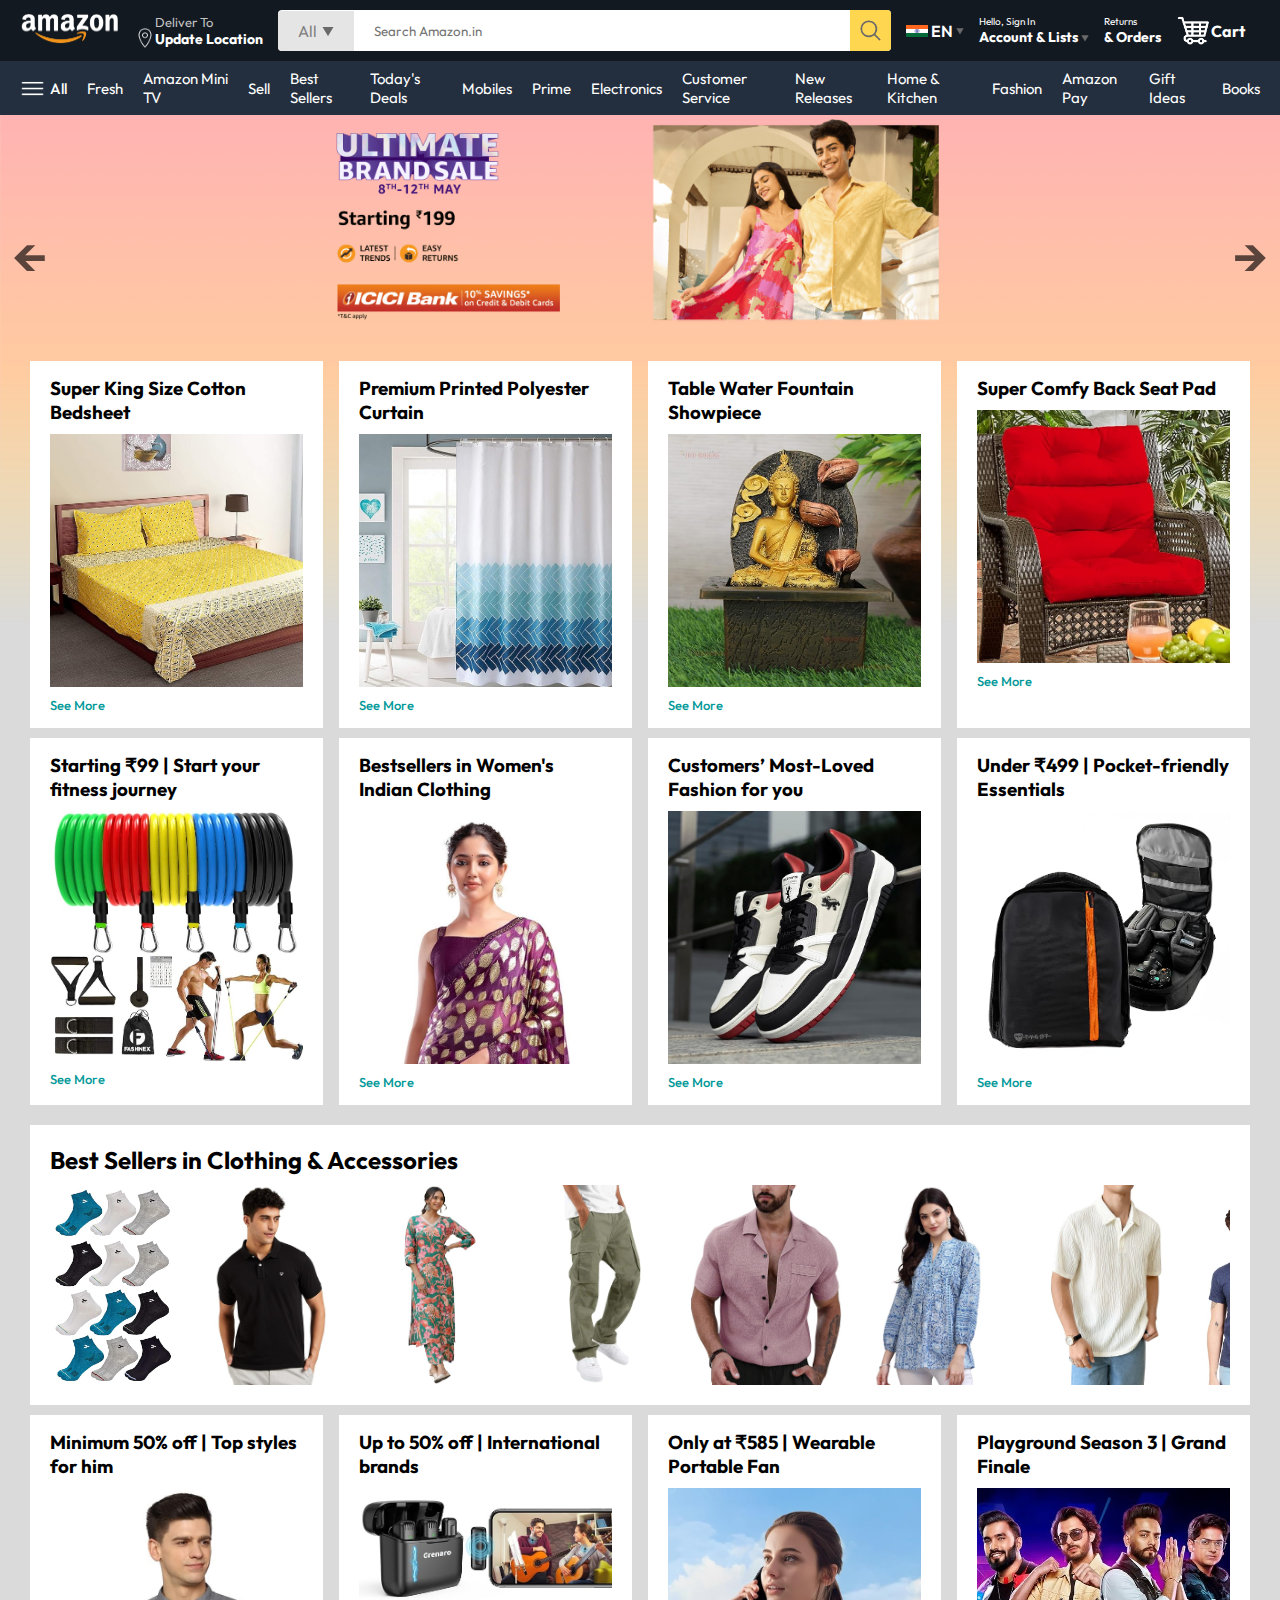
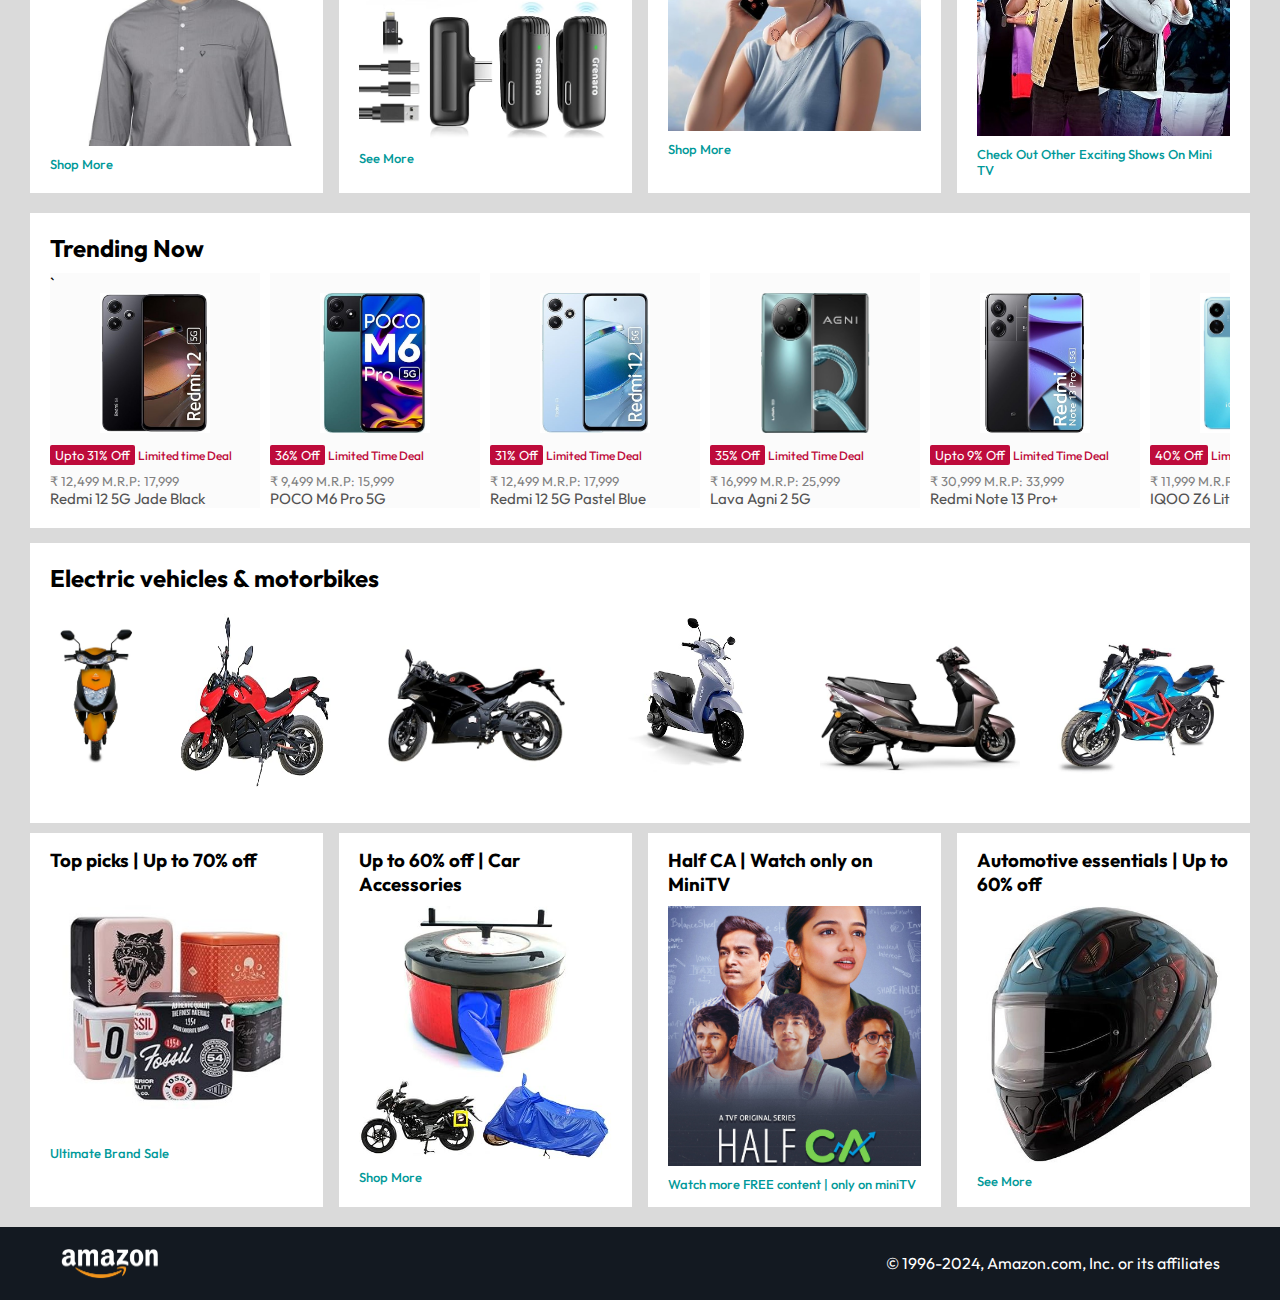
<file: index.html>
<!DOCTYPE html>
<html lang="en">
<head>
    <meta charset="UTF-8">
    <meta name="viewport" content="width=device-width, initial-scale=1.0">
    <title>Amazon Clone</title>
    <link rel="stylesheet" href="style.css">
</head>
<body>
    <nav>
        <a href="https://soumyajitdas142.github.io/Amazon-Clone/">
            <img src="./assets/amazon_logo.png" width="100" alt="">
        </a>
        <div class="nav-country">
            <img src="./assets/location_icon.png" height="20" alt="">
            <div>
                <p>Deliver To</p>
                <h1>Update Location</h1>
            </div>
        </div>
        <div class="nav-search">
            <div class="nav-search-category">
                <p>All</p>
                <img src="./assets/dropdown_icon.png" height="12" alt="">
            </div>
            <input type="text" class="nav-search-input" placeholder="Search Amazon.in">
            <img src="./assets/search_icon.png" class="nav-search-icon" alt="">
        </div>
        <div class="nav-language">
            <img src="./assets/india.png" width="22px" height="12" alt="">
            <p>EN</p>
            <img src="./assets/dropdown_icon.png" width="8px" alt="">
        </div>
        <div class="nav-text">
            <p><a href="./login.html">Hello, Sign In</a></p>
            <h1>Account & Lists <img src="./assets/dropdown_icon.png" width="8px" alt=""></h1>
        </div>
        <div class="nav-text">
            <p>Returns</p>
            <h1>& Orders</h1>
        </div>
        <a href="./login.html" class="mobile-user-icon" style="display: none;">
            <img src="./assets/user.png" alt="">
        </a>
        <a href="./cart.html" class="nav-cart">
            <img src="./assets/cart_icon.png" width="35px" alt="">
            <h4>Cart</h4>
        </a>
    </nav>

    <div class="nav-bottom">
        <div>
            <img src="./assets/menu_icon.png" width="25px" alt="">
            <p>All</p>
        </div>
        <p>Fresh</p>
        <p>Amazon Mini TV</p>
        <p>Sell</p>
        <p>Best Sellers</p>
        <p>Today's Deals</p>
        <p>Mobiles</p>
        <p>Prime</p>
        <p>Electronics</p>
        <p>Customer Service</p>
        <p>New Releases</p>
        <p>Home & Kitchen</p>
        <p>Fashion</p>
        <p>Amazon Pay</p>
        <p>Gift Ideas</p>
        <p>Books</p>
    </div>

    <div class="header-slider">
        <a href="" class="control-prev">&#8592</a>
        <a href="" class="control-next">&#8594</a>
        <ul>
            <img src="./assets/header.png" class="header-image" alt="">
            <img src="./assets/header2.png" class="header-image" alt="">
            <img src="./assets/header3.jpg" class="header-image" alt="">
            <img src="./assets/header4.jpg" class="header-image" alt="">
            <img src="./assets/header5.jpg" class="header-image" alt="">
            <img src="./assets/header2.jpg" class="header-image" alt="">
        </ul>
    </div>

    <div class="box-row header-box">
        <div class="box-col">
            <h3>Super King Size Cotton Bedsheet</h3>
            <img src="./assets/box1-1.jpg" alt="">
            <a href="/">See More</a>
        </div>
        <div class="box-col">
            <h3>Premium Printed Polyester Curtain</h3>
            <img src="./assets/box1-2.jpg" alt="">
            <a href="/">See More</a>
        </div>
        <div class="box-col">
            <h3>Table Water Fountain Showpiece</h3>
            <img src="./assets/box1-3.jpg" alt="">
            <a href="/">See More</a>
        </div>
        <div class="box-col">
            <h3>Super Comfy Back Seat Pad</h3>
            <img src="./assets/box1-4.jpg" alt="">
            <a href="/">See More</a>
        </div>
    </div>

    <div class="box-row">
        <div class="box-col">
            <h3>Starting ₹99 | Start your fitness journey</h3>
            <img src="./assets/box2-1.jpg" alt="">
            <a href="/">See More</a>
        </div>
        <div class="box-col">
            <h3>Bestsellers in Women's Indian Clothing</h3>
            <img src="./assets/box2-2.jpg" alt="">
            <a href="/">See More</a>
        </div>
        <div class="box-col">
            <h3>Customers’ Most-Loved Fashion for you</h3>
            <img src="./assets/box2-3.jpg" alt="">
            <a href="/">See More</a>
        </div>
        <div class="box-col">
            <h3>Under ₹499 | Pocket-friendly Essentials</h3>
            <img src="./assets/box2-4.jpg" alt="">
            <a href="/">See More</a>
        </div>
    </div>

    <div class="product-slider">
        <h2>Best Sellers in Clothing & Accessories</h2>
        <div class="products">
            <img src="./assets/product1-1.jpg" alt="">
            <img src="./assets/product1-2.jpg" alt="">
            <img src="./assets/product1-3.jpg" alt="">
            <img src="./assets/product1-4.jpg" alt="">
            <img src="./assets/product1-5.jpg" alt="">
            <img src="./assets/product1-6.jpg" alt="">
            <img src="./assets/product1-7.jpg" alt="">
            <img src="./assets/product1-8.jpg" alt="">
            <img src="./assets/product1-9.jpg" alt="">
            <img src="./assets/product1-10.jpg" alt="">
        </div>
    </div>

    <div class="box-row">
        <div class="box-col">
            <h3>Minimum 50% off | Top styles for him</h3>
            <img src="./assets/pro1.jpg" alt="">
            <a href="/">Shop More</a>
        </div>
        <div class="box-col">
            <h3>Up to 50% off | International brands</h3>
            <img src="./assets/pro2.jpg" alt="">
            <a href="/">See More</a>
        </div>
        <div class="box-col">
            <h3>Only at ₹585 | Wearable Portable Fan</h3>
            <img src="./assets/pro3.jpg" alt="">
            <a href="/">Shop More</a>
        </div>
        <div class="box-col">
            <h3>Playground Season 3 | Grand Finale </h3>
            <img src="./assets/pro4.jpg" alt="">
            <a href="/">Check Out Other Exciting Shows On Mini TV</a>
        </div>
    </div>

    <div class="product-slider-with-price">
        <h2>Trending Now</h2>
        <div class="products">
            <div class="product-card">
                    <div class="product-img">`
                        <a href="./product.html">
                            <img src="./assets/product_img.jpg" alt="">
                            </a>
                    </div>
                    <div class="product-offer">
                        <p>Upto 31% Off</p> <span>Limited time Deal</span>
                    </div>
                        <p class="product-price">&#8377 <span>12,499</span> M.R.P: 17,999</p>
                        <h4>Redmi 12 5G Jade Black</h4>
            </div>
            <div class="product-card">
                <div class="product-img">
                    <img src="./assets/product2-1.jpg" alt="">
                </div>
                <div class="product-offer">
                    <p>36% Off</p> <span>Limited Time Deal</span>
                </div>
                    <p class="product-price">&#8377 <span>9,499</span> M.R.P: 15,999</p>
                    <h4>POCO M6 Pro 5G</h4>
            </div>
            <div class="product-card">
                <div class="product-img">
                    <img src="./assets/product2-2.jpg" alt="">
                </div>
                <div class="product-offer">
                    <p>31% Off</p> <span>Limited Time Deal</span>
                </div>
                    <p class="product-price">&#8377 <span>12,499</span> M.R.P: 17,999</p>
                    <h4>Redmi 12 5G Pastel Blue</h4>
            </div>
            <div class="product-card">
                <div class="product-img">
                    <img src="./assets/product2-3.jpg" alt="">
                </div>
                <div class="product-offer">
                    <p>35% Off</p> <span>Limited Time Deal</span>
                </div>
                    <p class="product-price">&#8377 <span>16,999</span> M.R.P: 25,999</p>
                    <h4>Lava Agni 2 5G</h4>
            </div>
            <div class="product-card">
                <div class="product-img">
                    <img src="./assets/product2-4.jpg" alt="">
                </div>
                <div class="product-offer">
                    <p>Upto 9% Off</p> <span>Limited Time Deal</span>
                </div>
                    <p class="product-price">&#8377 <span>30,999</span> M.R.P: 33,999</p>
                    <h4>Redmi Note 13 Pro+</h4>
            </div>
            <div class="product-card">
                <div class="product-img">
                    <img src="./assets/product2-5.jpg" alt="">
                </div>
                <div class="product-offer">
                    <p>40% Off</p> <span>Limited Time Deal</span>
                </div>
                    <p class="product-price">&#8377 <span>11,999</span> M.R.P: 19,999</p>
                    <h4>IQOO Z6 Lite 5G</h4>
            </div>
            <div class="product-card">
                <div class="product-img">
                    <img src="./assets/product2-6.jpg" alt="">
                </div>
                <div class="product-offer">
                    <p>Upto 14% Off</p> <span>Limited Time Deal</span>
                </div>
                    <p class="product-price">&#8377 <span>24,999</span> M.R.P: 28,999</p>
                    <h4>Redmi Note 13 Pro</h4>
            </div>
            <div class="product-card">
                <div class="product-img">
                    <img src="./assets/product2-7.jpg" alt="">
                </div>
                <div class="product-offer">
                    <p>25% Off</p> <span>Limited Time Deal</span>
                </div>
                    <p class="product-price">&#8377 <span>22,499</span> M.R.P: 29,999</p>
                    <h4>Realme 12 Pro 5G </h4>
            </div>
            <div class="product-card">
                <div class="product-img">
                    <img src="./assets/product2-8.jpg" alt="">
                </div>
                <div class="product-offer">
                    <p>41% Off</p> <span>Limited Time Deal</span>
                </div>
                    <p class="product-price">&#8377 <span>9,999</span> M.R.P: 16,999</p>
                    <h4>OPPO A38 Glowing Gold</h4>
            </div>
            <div class="product-card">
                <div class="product-img">
                    <img src="./assets/product2-9.jpg" alt="">
                </div>
                <div class="product-offer">
                    <p>13% Off</p> <span>Limited Time Deal</span>
                </div>
                    <p class="product-price">&#8377 <span>19,999</span> M.R.P: 22,999</p>
                    <h4>TECNO POVA 6 PRO 5G</h4>
            </div>
        </div>
    </div>

    <div class="product-slider">
        <h2>Electric vehicles & motorbikes</h2>
        <div class="products">
            <img src="./assets/slide1.jpg" alt="">
            <img src="./assets/slide2.jpg" alt="">
            <img src="./assets/slide3.jpg" alt="">
            <img src="./assets/slide4.jpg" alt="">
            <img src="./assets/slide5.jpg" alt="">
            <img src="./assets/slide6.jpg" alt="">
            <img src="./assets/slide7.jpg" alt="">
            <img src="./assets/slide8.jpg" alt="">
            <img src="./assets/slide9.jpg" alt="">
            <img src="./assets/slide10.jpg" alt="">
        </div>
    </div>

    <div class="box-row">
        <div class="box-col">
            <h3>Top picks | Up to 70% off</h3>
            <img src="./assets/last1.jpg" alt="">
            <a href="/">Ultimate Brand Sale</a>
        </div>
        <div class="box-col">
            <h3>Up to 60% off | Car Accessories</h3>
            <img src="./assets/last2.jpg" alt="">
            <a href="/">Shop More</a>
        </div>
        <div class="box-col">
            <h3>Half CA | Watch only on MiniTV</h3>
            <img src="./assets/last3.jpg" alt="">
            <a href="/">Watch more FREE content | only on miniTV</a>
        </div>
        <div class="box-col">
            <h3>Automotive essentials | Up to 60% off</h3>
            <img src="./assets/last4.jpg" alt="">
            <a href="/">See More</a>
        </div>
    </div>

    <footer>
        <img src="./assets/amazon_logo.png" width="100" alt="">
        <p>© 1996-2024, Amazon.com, Inc. or its affiliates</p>
    </footer>

    <script src="script.js"></script>
</body>
</html>
</file>
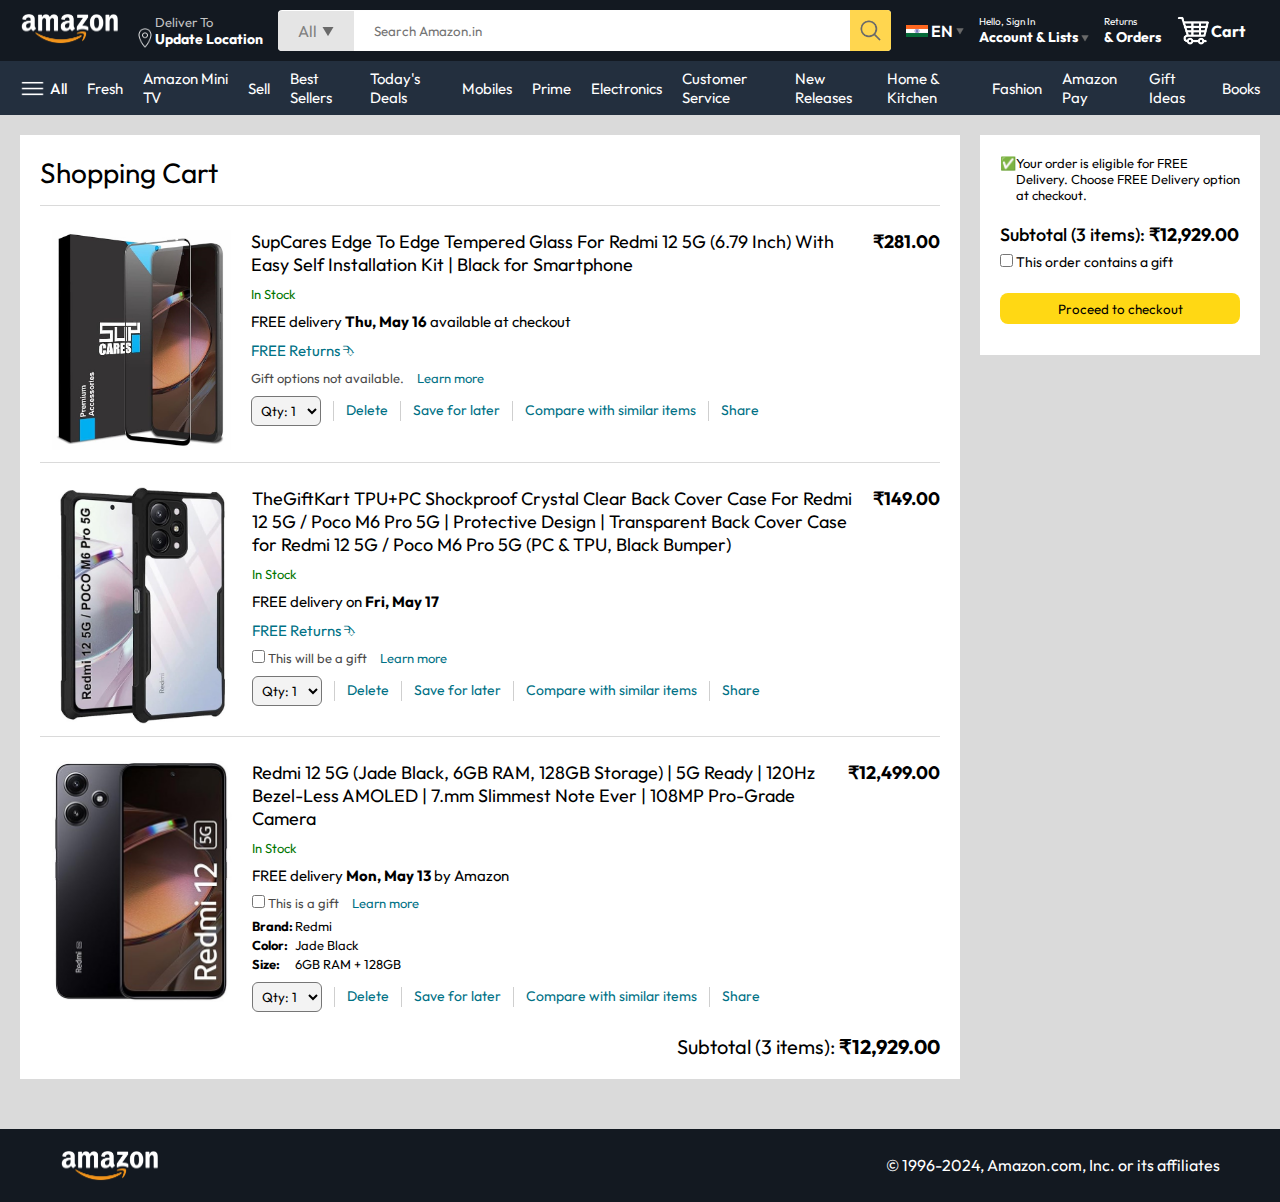
<file: cart.html>
<!DOCTYPE html>
<html lang="en">
<head>
    <meta charset="UTF-8">
    <meta name="viewport" content="width=device-width, initial-scale=1.0">
    <title>Cart Page</title>
    <link rel="stylesheet" href="style.css">
    <link rel="stylesheet" href="cart.css">
</head>
<body>
    <nav>
        <a href="https://soumyajitdas142.github.io/Shadowfox_Amazon-Clone/">
            <img src="./assets/amazon_logo.png" width="100" alt="">
        </a>
        <div class="nav-country">
            <img src="./assets/location_icon.png" height="20" alt="">
            <div>
                <p>Deliver To</p>
                <h1>Update Location</h1>
            </div>
        </div>
        <div class="nav-search">
            <div class="nav-search-category">
                <p>All</p>
                <img src="./assets/dropdown_icon.png" height="12" alt="">
            </div>
            <input type="text" class="nav-search-input" placeholder="Search Amazon.in">
            <img src="./assets/search_icon.png" class="nav-search-icon" alt="">
        </div>
        <div class="nav-language">
            <img src="./assets/india.png" width="22px" height="12" alt="">
            <p>EN</p>
            <img src="./assets/dropdown_icon.png" width="8px" alt="">
        </div>
        <div class="nav-text">
            <p><a href="./login.html">Hello, Sign In</a></p>
            <h1>Account & Lists <img src="./assets/dropdown_icon.png" width="8px" alt=""></h1>
        </div>
        <div class="nav-text">
            <p>Returns</p>
            <h1>& Orders</h1>
        </div>
        <a href="./login.html" class="mobile-user-icon" style="display: none;">
            <img src="./assets/user.png" alt="">
        </a>
        <a href="" class="nav-cart">
            <img src="./assets/cart_icon.png" width="35px" alt="">
            <h4>Cart</h4>
        </a>
    </nav>

    <div class="nav-bottom">
        <div>
            <img src="./assets/menu_icon.png" width="25px" alt="">
            <p>All</p>
        </div>
        <p>Fresh</p>
        <p>Amazon Mini TV</p>
        <p>Sell</p>
        <p>Best Sellers</p>
        <p>Today's Deals</p>
        <p>Mobiles</p>
        <p>Prime</p>
        <p>Electronics</p>
        <p>Customer Service</p>
        <p>New Releases</p>
        <p>Home & Kitchen</p>
        <p>Fashion</p>
        <p>Amazon Pay</p>
        <p>Gift Ideas</p>
        <p>Books</p>
    </div>

    <div class="cart">
        <div class="cart-left">
            <h1>Shopping Cart</h1>
            <hr>
            <div class="product-cart-list">
                <img src="./assets/redmi9.jpg" class="redmi" alt="">
                <div>
                    <div class="product-cart-titleprice">
                        <p>SupCares Edge To Edge Tempered Glass For Redmi 12 5G (6.79 Inch) With Easy Self Installation Kit | Black for Smartphone</p>
                        <p><b>₹281.00</b></p>
                    </div>
                    <p class="product-cart-stock">In Stock</p>
                    <p class="product-cart-delivery">FREE delivery <b>Thu, May 16</b> available at checkout</p>
                    <p class="product-cart-returns">FREE Returns &#11191</p>
                    <p class="product-cart-giftoption">Gift options not available. <span>Learn more</span></p>
                    <div class="product-cart-list-action">
                        <select>
                            <option value="Qty: 1">Qty: 1</option>
                            <option value="Qty: 2">Qty: 2</option>
                            <option value="Qty: 3">Qty: 3</option>
                            <option value="Qty: 4">Qty: 4</option>
                            <option value="Qty: 5">Qty: 5</option>
                        </select>
                        <hr>
                        <p class="action-btn">Delete</p>
                        <hr>
                        <p class="action-btn">Save for later</p>
                        <hr>
                        <p class="action-btn">Compare with similar items</p>
                        <hr>
                        <p class="action-btn">Share</p>
                    </div>
                </div>
            </div>
            <hr>
            <div class="product-cart-list">
                <img src="./assets/redmi10.jpg" width="180px" alt="">
                <div>
                    <div class="product-cart-titleprice">
                        <p>TheGiftKart TPU+PC Shockproof Crystal Clear Back Cover Case For Redmi 12 5G / Poco M6 Pro 5G | Protective Design | Transparent Back Cover Case for Redmi 12 5G / Poco M6 Pro 5G (PC & TPU, Black Bumper)</p>
                        <p><b>₹149.00</b></p>
                    </div>
                    <p class="product-cart-stock">In Stock</p>
                    <p class="product-cart-delivery">FREE delivery on <b>Fri, May 17</b>
                    </p>
                    <p class="product-cart-returns">FREE Returns &#11191</p>
                    <p class="product-cart-giftoption"><input type="checkbox"> This will be a gift <span>Learn more</span>
                    </p>
                    <div class="product-cart-list-action">
                        <select>
                            <option value="Qty: 1">Qty: 1</option>
                            <option value="Qty: 2">Qty: 2</option>
                            <option value="Qty: 3">Qty: 3</option>
                            <option value="Qty: 4">Qty: 4</option>
                            <option value="Qty: 5">Qty: 5</option>
                        </select>
                        <hr>
                        <p class="action-btn">Delete</p>
                        <hr>
                        <p class="action-btn">Save for later</p>
                        <hr>
                        <p class="action-btn">Compare with similar items</p>
                        <hr>
                        <p class="action-btn">Share</p>
                    </div>
                </div>
            </div>
            <hr>
            <div class="product-cart-list">
                <img src="./assets/product_img.jpg" width="180px" alt="">
                <div>
                    <div class="product-cart-titleprice">
                        <p>Redmi 12 5G (Jade Black, 6GB RAM, 128GB Storage) | 5G Ready | 120Hz Bezel-Less AMOLED | 7.mm Slimmest Note Ever | 108MP Pro-Grade Camera</p>
                        <p><b>₹12,499.00</b></p>
                    </div>
                    <p class="product-cart-stock">In Stock</p>
                    <p class="product-cart-delivery">FREE delivery <b>Mon, May 13</b> by Amazon
                    </p>
                    <p class="product-cart-giftoption"><input type="checkbox"> This is a gift <span>Learn more</span>
                    </p>
                    <div class="product-cart-specs">
                        <p><b>Brand:</b></p>
                        <p>Redmi</p>                        
                        <p><b>Color:</b></p>
                        <p>Jade Black</p>
                        <p><b>Size:</b></p>
                        <p>6GB RAM + 128GB</p>
                    </div>
                    <div class="product-cart-list-action">
                        <select>
                            <option value="Qty: 1">Qty: 1</option>
                            <option value="Qty: 2">Qty: 2</option>
                            <option value="Qty: 3">Qty: 3</option>
                            <option value="Qty: 4">Qty: 4</option>
                            <option value="Qty: 5">Qty: 5</option>
                        </select>
                        <hr>
                        <p class="action-btn">Delete</p>
                        <hr>
                        <p class="action-btn">Save for later</p>
                        <hr>
                        <p class="action-btn">Compare with similar items</p>
                        <hr>
                        <p class="action-btn">Share</p>
                    </div>
                </div>
            </div>
            <div class="cart-list-subtotal">
                Subtotal (3 items): <b>₹12,929.00</b>
            </div>
        </div>
        <div class="cart-right">
            <div class="cart-free-delivery">
                <p>&#x2705</p>
                <p>Your order is eligible for FREE Delivery. Choose FREE Delivery option at checkout.</p>
            </div>
            <p class="cart-subtotal">Subtotal (3 items): <b>₹12,929.00</b></p>
            <p class="cart-right-gift"><input type="checkbox"> This order contains a gift</p>
            <button>Proceed to checkout</button>
        </div>
    </div>

    <footer class="footer-cart">
        <img src="./assets/amazon_logo.png" width="100" alt="">
        <p>© 1996-2024, Amazon.com, Inc. or its affiliates</p>
    </footer>

</body>
</html>
</file>
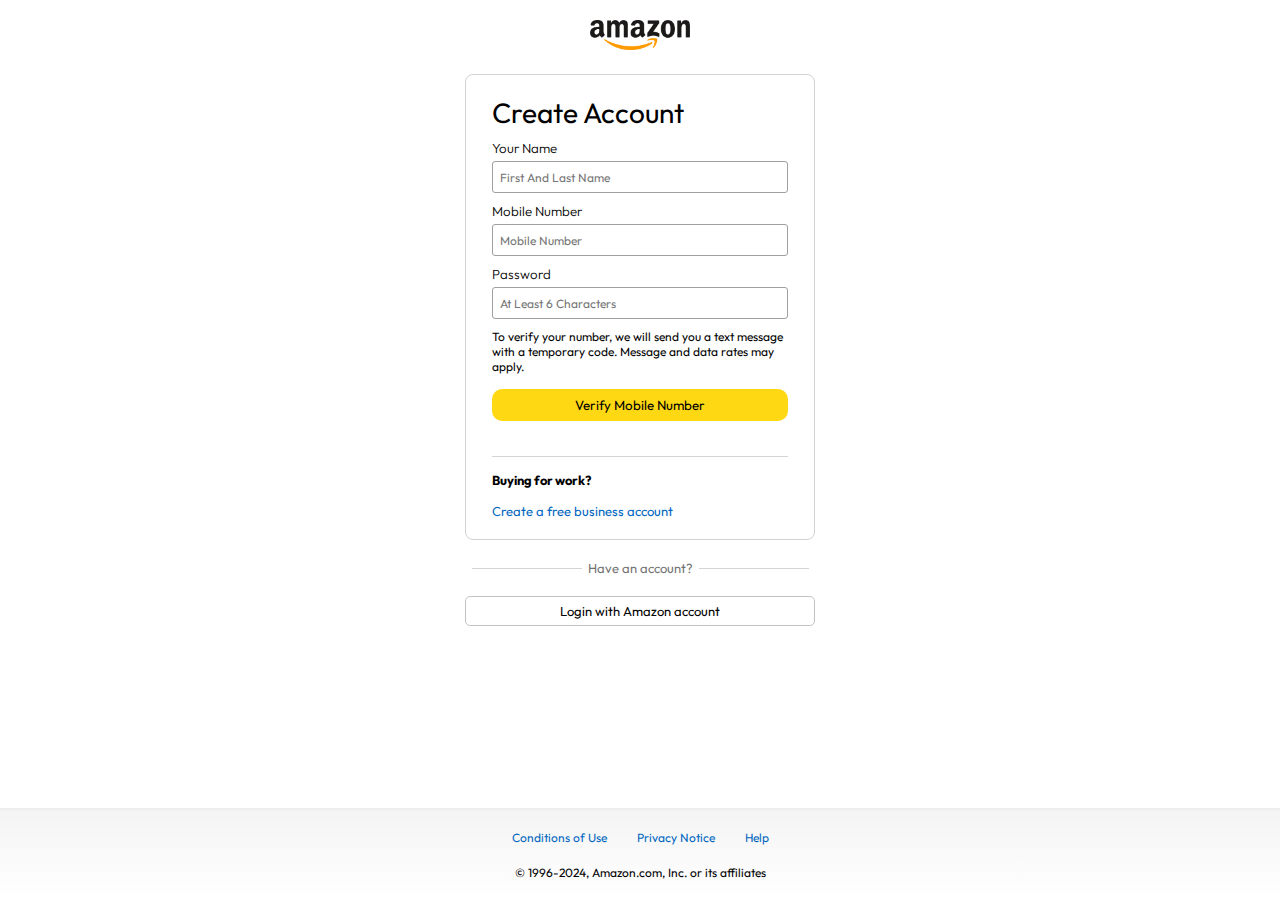
<file: create.html>
<!DOCTYPE html>
<html lang="en">
<head>
    <meta charset="UTF-8">
    <meta name="viewport" content="width=device-width, initial-scale=1.0">
    <title>Create Account</title>
    <link rel="stylesheet" href="login.css">
</head>
<body>
    <a href="https://soumyajitdas142.github.io/Shadowfox_Amazon-Clone/"><img class="logo" src="./assets/amazon_logo_dark.png" width="100px" alt=""></a>
    <div class="login-container">
        <h1 class="login-title">Create Account</h1>
        <h5 class="input-table">Your Name</h5>
        <input type="text" placeholder="First And Last Name">
        <h5 class="input-table">Mobile Number</h5>
        <input type="text" placeholder="Mobile Number">
        <h5 class="input-table">Password</h5>
        <input type="password" placeholder="At Least 6 Characters">
        <p class="login-condition">To verify your number, we will send you a text message with a temporary code. Message and data rates may apply.</p>
        <button>Verify Mobile Number</button>
        <p class="login-help"></p>
        <hr>
        <h4>Buying for work?</h4>
        <p class="login-business"><span>Create a free business account</span></p>
    </div>
    <div class="login-section-text">
        <hr><p>Have an account?</p><hr>
    </div>
    <a href="./login.html"><button class="login-signup-btn">Login with Amazon account</button></a>
    <footer>
        <div class="footer-links">
            <a href="#"> Conditions of Use </a>
            <a href="#"> Privacy Notice </a>
            <a href="#"> Help </a>
        </div>
        <p class="footer-copyright">
            © 1996-2024, Amazon.com, Inc. or its affiliates
        </p>
    </footer>
</body>
</html>
</file>
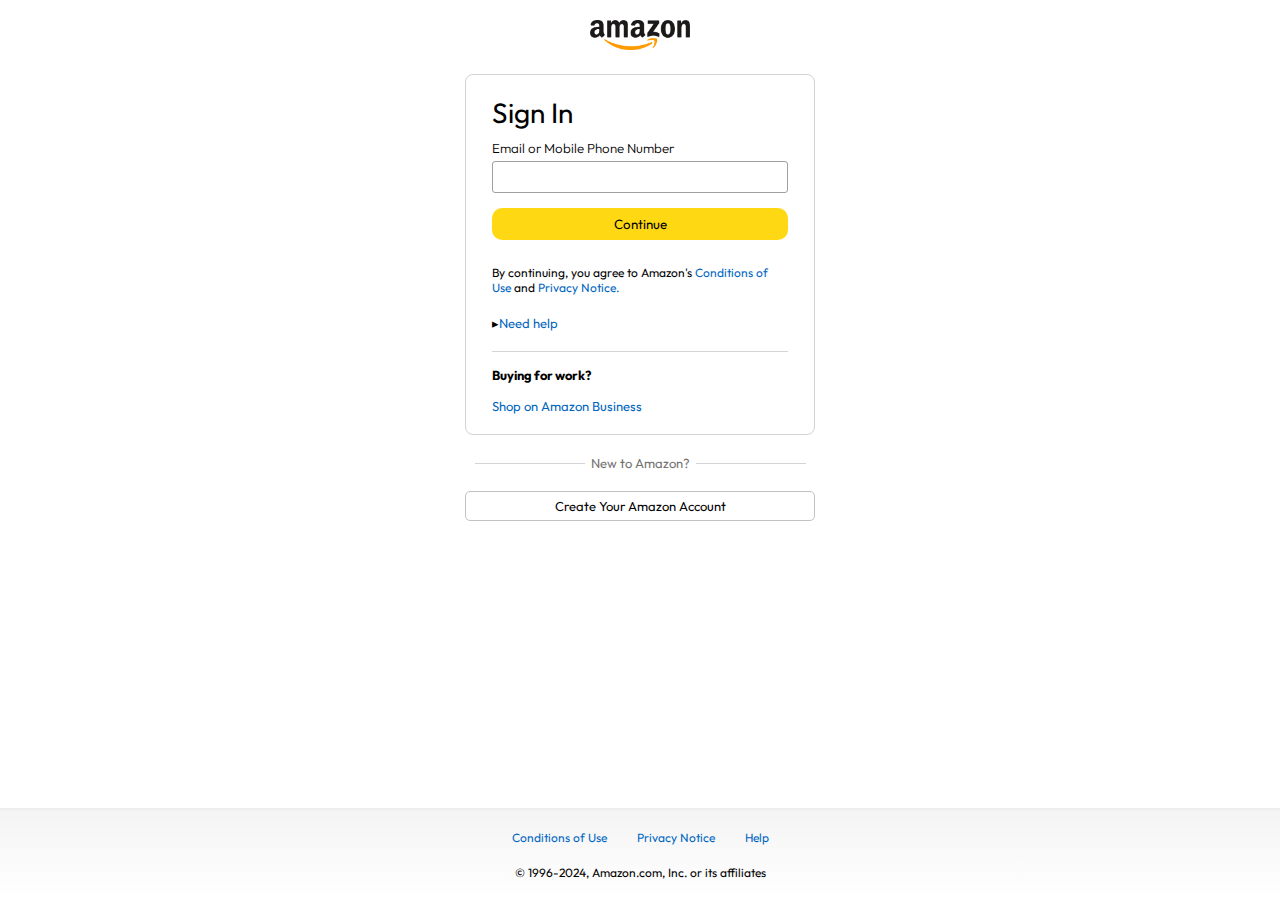
<file: login.html>
<!DOCTYPE html>
<html lang="en">
<head>
    <meta charset="UTF-8">
    <meta name="viewport" content="width=device-width, initial-scale=1.0">
    <title>Login Page</title>
    <link rel="stylesheet" href="login.css">
</head>
<body>
    <a href="/"><img class="logo" src="./assets/amazon_logo_dark.png" alt="" width="100px"></a>
    <div class="login-container">
        <h1 class="login-title">Sign In</h1>
        <h5 class="input-table">Email or Mobile Phone Number</h5>
        <input type="text">
        <button>Continue</button>
        <p class="login-condition">By continuing, you agree to Amazon's <span>Conditions of Use</span> and <span>Privacy Notice.</span></p>
        <p class="login-help">&#9656<span>Need help</span></p>
        <hr>
        <h4>Buying for work?</h4>
        <p class="login-business"><span>Shop on Amazon Business</span></p>
    </div>
    <div class="login-section-text">
        <hr><p>New to Amazon?</p><hr>
    </div>
    <a href="/create.html"><button class="login-signup-btn">Create Your Amazon Account</button></a>
    <footer>
        <div class="footer-links">
            <a href="#"> Conditions of Use </a>
            <a href="#"> Privacy Notice </a>
            <a href="#"> Help </a>
        </div>
        <p class="footer-copyright">
            © 1996-2024, Amazon.com, Inc. or its affiliates
        </p>
    </footer>
</body>
</html>
</file>
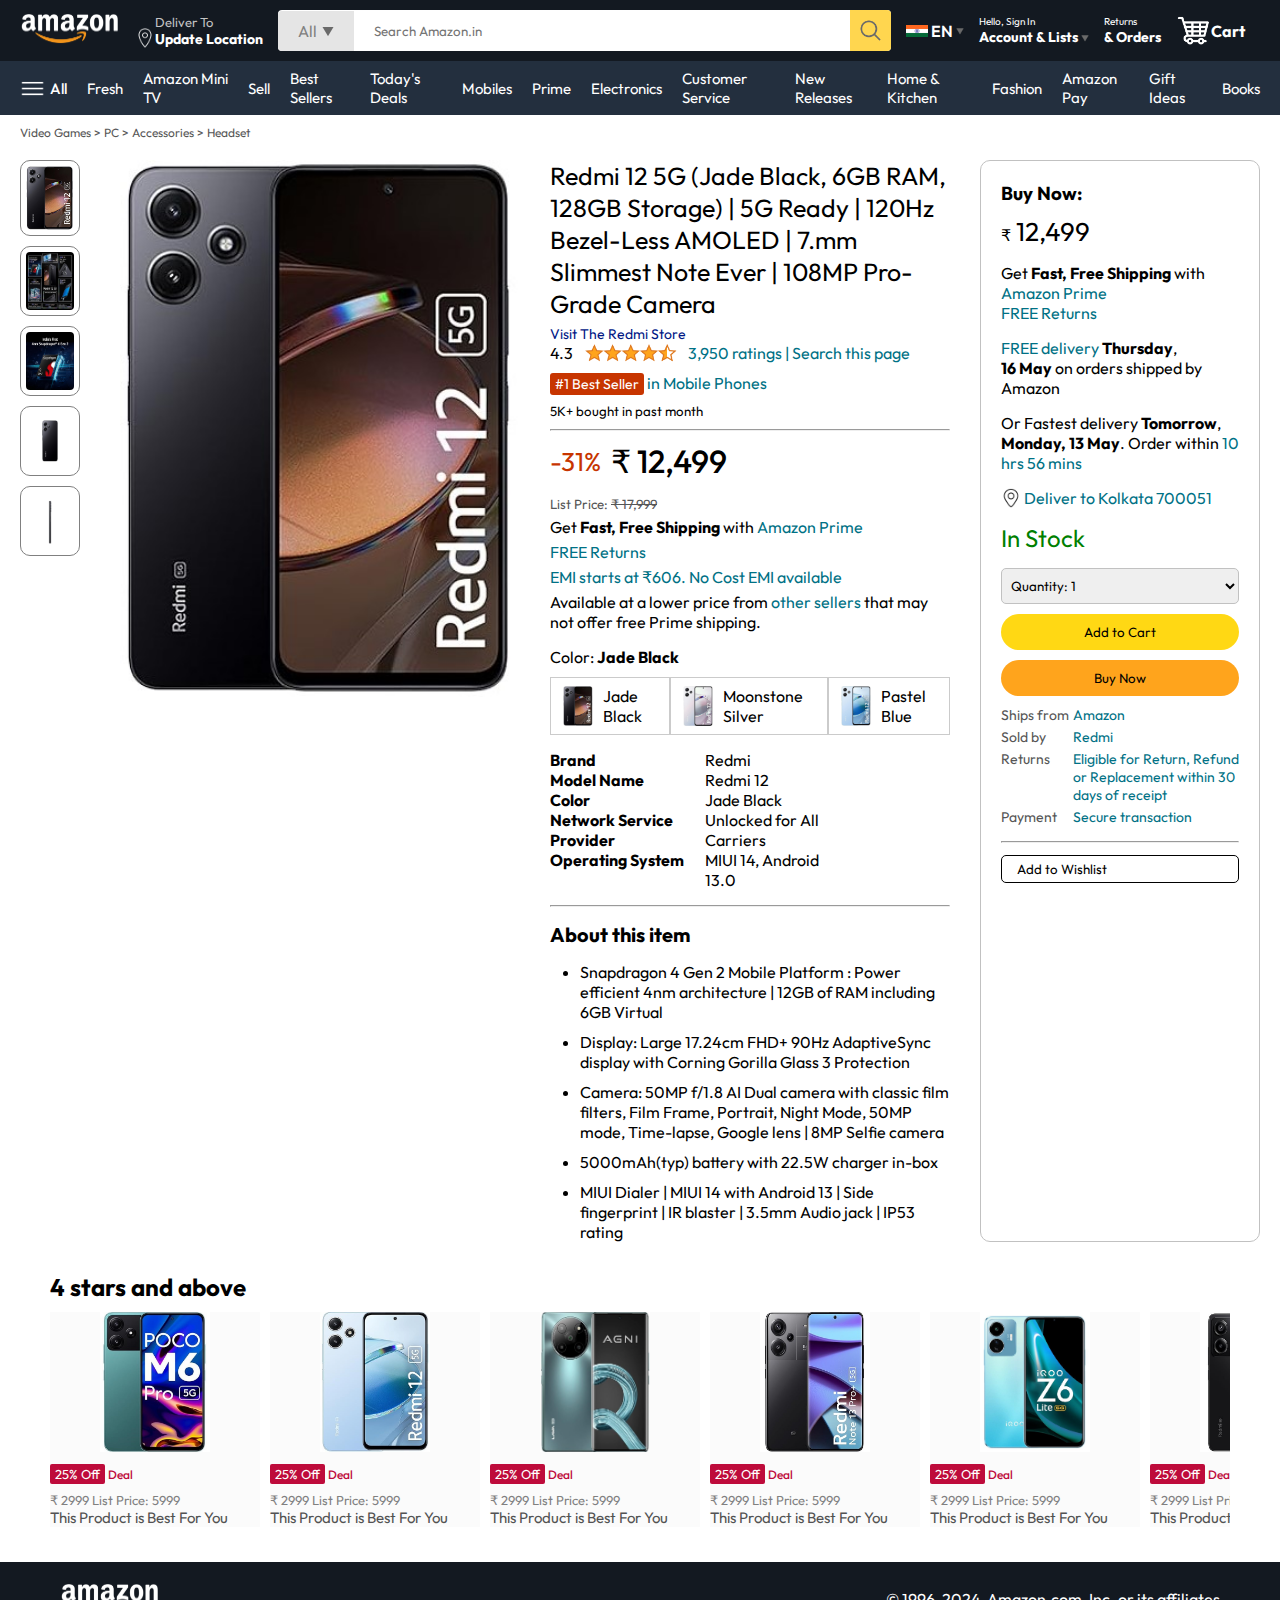
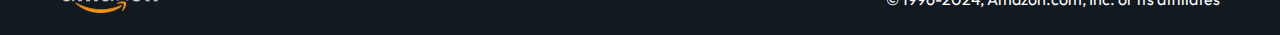
<file: product.html>
<!DOCTYPE html>
<html lang="en">
<head>
    <meta charset="UTF-8">
    <meta name="viewport" content="width=device-width, initial-scale=1.0">
    <title>Product Page</title>
    <link rel="stylesheet" href="style.css">
    <link rel="stylesheet" href="product.css">
</head>
<body>
    <nav>
        <a href="./index.html">
            <img src="./assets/amazon_logo.png" width="100" alt="">
        </a>
        <div class="nav-country">
            <img src="./assets/location_icon.png" height="20" alt="">
            <div>
                <p>Deliver To</p>
                <h1>Update Location</h1>
            </div>
        </div>
        <div class="nav-search">
            <div class="nav-search-category">
                <p>All</p>
                <img src="./assets/dropdown_icon.png" height="12" alt="">
            </div>
            <input type="text" class="nav-search-input" placeholder="Search Amazon.in">
            <img src="./assets/search_icon.png" class="nav-search-icon" alt="">
        </div>
        <div class="nav-language">
            <img src="./assets/india.png" width="22px" height="12" alt="">
            <p>EN</p>
            <img src="./assets/dropdown_icon.png" width="8px" alt="">
        </div>
        <div class="nav-text">
            <p><a href="./login.html">Hello, Sign In</a></p>
            <h1>Account & Lists <img src="./assets/dropdown_icon.png" width="8px" alt=""></h1>
        </div>
        <div class="nav-text">
            <p>Returns</p>
            <h1>& Orders</h1>
        </div>
        <a href="./login.html" class="mobile-user-icon" style="display: none;">
            <img src="./assets/user.png" alt="">
        </a>
        <a href="./cart.html" class="nav-cart">
            <img src="./assets/cart_icon.png" width="35px" alt="">
            <h4>Cart</h4>
        </a>
    </nav>

    <div class="nav-bottom">
        <div>
            <img src="./assets/menu_icon.png" width="25px" alt="">
            <p>All</p>
        </div>
        <p>Fresh</p>
        <p>Amazon Mini TV</p>
        <p>Sell</p>
        <p>Best Sellers</p>
        <p>Today's Deals</p>
        <p>Mobiles</p>
        <p>Prime</p>
        <p>Electronics</p>
        <p>Customer Service</p>
        <p>New Releases</p>
        <p>Home & Kitchen</p>
        <p>Fashion</p>
        <p>Amazon Pay</p>
        <p>Gift Ideas</p>
        <p>Books</p>
    </div>

    <p class="breadcrum">
        Video Games > PC > Accessories > Headset
    </p>

    <div class="product-display">
        <div class="product-d-image">
            <div class="product-icons">
                <img src="./assets/product_img.jpg" width="60" alt="">
                <img src="./assets/redmi2.jpg" width="60" height="70" alt="">
                <img src="./assets/redmi3.jpg" width="60" height="70" alt="">
                <img src="./assets/redmi4.jpg" width="60" height="70" alt="">
                <img src="./assets/redmi5.jpg" width="60" height="70" alt="">
            </div>
            <div class="product-main-image">
                <img src="./assets/product_img.jpg" width="400" alt="">
            </div>
        </div>
        <div class="product-d-details">
            <p class="product-title">
                Redmi 12 5G (Jade Black, 6GB RAM, 128GB Storage) | 5G Ready | 120Hz Bezel-Less AMOLED | 7.mm Slimmest Note Ever | 108MP Pro-Grade Camera
            </p>
            <p class="product-store">
                Visit The Redmi Store
            </p>
            <div class="product-rating">
                <div>
                    <div>4.3 <img src="./assets/rating_img.png" height="20px" alt=""></div>
                    <p>3,950 ratings | Search this page</p>
                </div>
                <p><span>#1 Best Seller</span> in Mobile Phones</p>
                <h5>5K+ bought in past month</h5>
                <hr>
            </div>
            <div class="product-prices">
                <div>
                    <p>-31%</p>
                    <h1>&#8377 12,499</h1>
                </div>
                <h5>List Price: <span>&#8377 17,999</span></h5>
                <p>Get <b>Fast, Free Shipping</b> with <span>Amazon Prime</span></p>
                <p><span>FREE Returns</span></p>
                <p><span>EMI starts at ₹606. No Cost EMI available</span></p>
                <p>Available at a lower price from <span>other sellers</span> that may not offer free Prime shipping.
                </p>
            </div>
            <div class="product-color-selection">
                <p>Color: <b>Jade Black</b></p>
                <div class="product-color-options">
                    <div class="option">
                        <img src="./assets/product_img.jpg" width="30px" alt="">
                        <p>Jade Black</p>
                    </div>
                    <div class="option">
                        <img src="./assets/redmi6.jpg" width="30px" alt="">
                        <p>Moonstone Silver</p>
                    </div>
                    <div class="option">
                        <img src="./assets/redmi7.jpg" width="30px" alt="">
                        <p>Pastel Blue</p>
                    </div>
                </div>
            </div>
            <div class="product-info">
                <p><b>Brand</b></p>
                <p>Redmi</p>
                <p><b>Model Name</b></p>
                <p>Redmi 12</p>
                <p><b>Color</b></p>
                <p>Jade Black</p>
                <p><b>Network Service Provider</b></p>
                <p>Unlocked for All Carriers</p>
                <p><b>Operating System</b></p>
                <p>MIUI 14, Android 13.0</p>
            </div>
            <hr>
            <div class="product-description">
                <h1>About this item</h1>
                <ul>
                    <li>Snapdragon 4 Gen 2 Mobile Platform : Power efficient 4nm architecture | 12GB of RAM including 6GB Virtual</li>
                    <li>Display: Large 17.24cm FHD+ 90Hz AdaptiveSync display with Corning Gorilla Glass 3 Protection</li>
                    <li>Camera: 50MP f/1.8 AI Dual camera with classic film filters, Film Frame, Portrait, Night Mode, 50MP mode, Time-lapse, Google lens | 8MP Selfie camera</li>
                    <li>5000mAh(typ) battery with 22.5W charger in-box</li>
                    <li>MIUI Dialer | MIUI 14 with Android 13 | Side fingerprint | IR blaster | 3.5mm Audio jack | IP53 rating</li>
                </ul>
            </div>
        </div>
        <div class="product-d-purchase">
            <div class="title">
                <h3>Buy Now:</h3>
            </div>
            <h1 class="price">&#8377 <span>12,499</span></h1>
            <div class="gap">
                <p>Get <b>Fast, Free Shipping</b> with <span>Amazon Prime</span></p>
                <p><span>FREE Returns</span></p>
            </div>
            <div class="gap">
                <p><span>FREE delivery</span> <b>Thursday</b>,</p>
                <p><b>16 May</b> on orders shipped by Amazon</p>
            </div>
            <div class="gap">
                <p>Or Fastest delivery <b>Tomorrow</b>, <b>Monday, 13 May</b>. Order within <span>10 hrs 56 mins</span></p>
            </div>
            <div class="pincode-section">
                <img src="/assets/location_icon_dark.png" width="20" alt="">
                <p><span>Deliver to Kolkata 700051</span></p>
            </div>
            <h2 class="product-stock">In Stock</h2>
            <select class="product-quantity">
                <option value="1">Quantity: 1</option>
                <option value="2">Quantity: 2</option>
                <option value="3">Quantity: 3</option>
            </select>
            <button class="btn">
                Add to Cart
            </button>
            <button class="btn product-buy">
                Buy Now
            </button>
            <div class="product-seller-info">
                <p>Ships from</p>
                <p class="product-info-value">Amazon</p>
                <p>Sold by</p>
                <p class="product-info-value">Redmi</p>
                <p>Returns</p>
                <p class="product-info-value">Eligible for Return, Refund or Replacement within 30 days of receipt</p>
                <p>Payment</p>
                <p class="product-info-value">Secure transaction</p>
            </div>
            <hr>
            <button class="product-addtolist">Add to Wishlist</button>
        </div>
    </div>

    <div class="product-slider-with-price">
        <h2>4 stars and above</h2>
        <div class="products">
            <div class="product-card">
                <div class="product-img">
                    <img src="./assets/product2-1.jpg" alt="">
                </div>
                <div class="product-offer">
                    <p>25% Off</p> <span>Deal</span>
                </div>
                    <p class="product-price">&#8377 <span>2999</span> List Price: 5999</p>
                    <h4>This Product is Best For You</h4>
            </div>
            <div class="product-card">
                <div class="product-img">
                    <img src="./assets/product2-2.jpg" alt="">
                </div>
                <div class="product-offer">
                    <p>25% Off</p> <span>Deal</span>
                </div>
                    <p class="product-price">&#8377 <span>2999</span> List Price: 5999</p>
                    <h4>This Product is Best For You</h4>
            </div>
            <div class="product-card">
                <div class="product-img">
                    <img src="./assets/product2-3.jpg" alt="">
                </div>
                <div class="product-offer">
                    <p>25% Off</p> <span>Deal</span>
                </div>
                    <p class="product-price">&#8377 <span>2999</span> List Price: 5999</p>
                    <h4>This Product is Best For You</h4>
            </div>
            <div class="product-card">
                <div class="product-img">
                    <img src="./assets/product2-4.jpg" alt="">
                </div>
                <div class="product-offer">
                    <p>25% Off</p> <span>Deal</span>
                </div>
                    <p class="product-price">&#8377 <span>2999</span> List Price: 5999</p>
                    <h4>This Product is Best For You</h4>
            </div>
            <div class="product-card">
                <div class="product-img">
                    <img src="./assets/product2-5.jpg" alt="">
                </div>
                <div class="product-offer">
                    <p>25% Off</p> <span>Deal</span>
                </div>
                    <p class="product-price">&#8377 <span>2999</span> List Price: 5999</p>
                    <h4>This Product is Best For You</h4>
            </div>
            <div class="product-card">
                <div class="product-img">
                    <img src="./assets/product2-6.jpg" alt="">
                </div>
                <div class="product-offer">
                    <p>25% Off</p> <span>Deal</span>
                </div>
                    <p class="product-price">&#8377 <span>2999</span> List Price: 5999</p>
                    <h4>This Product is Best For You</h4>
            </div>
            <div class="product-card">
                <div class="product-img">
                    <img src="./assets/product2-7.jpg" alt="">
                </div>
                <div class="product-offer">
                    <p>25% Off</p> <span>Deal</span>
                </div>
                    <p class="product-price">&#8377 <span>2999</span> List Price: 5999</p>
                    <h4>This Product is Best For You</h4>
            </div>
            <div class="product-card">
                <div class="product-img">
                    <img src="./assets/product2-8.jpg" alt="">
                </div>
                <div class="product-offer">
                    <p>25% Off</p> <span>Deal</span>
                </div>
                    <p class="product-price">&#8377 <span>2999</span> List Price: 5999</p>
                    <h4>This Product is Best For You</h4>
            </div>
            <div class="product-card">
                <div class="product-img">
                    <img src="./assets/product2-9.jpg" alt="">
                </div>
                <div class="product-offer">
                    <p>25% Off</p> <span>Deal</span>
                </div>
                    <p class="product-price">&#8377 <span>2999</span> List Price: 5999</p>
                    <h4>This Product is Best For You</h4>
            </div>
        </div>
    </div>
    <footer class="product-footer">
        <img src="./assets/amazon_logo.png" width="100" alt="">
        <p>© 1996-2024, Amazon.com, Inc. or its affiliates</p>
    </footer>

    <script>
    const scrollContainer = document.querySelectorAll(".products");
    for (const item of scrollContainer) {
        item.addEventListener("wheel", (evt) => {
        evt.preventDefault();
        item.scrollLeft += evt.deltaY;
    });
    }
    </script>

</body>
</html>
</file>
<file: style.css>
@import url('https://fonts.googleapis.com/css2?family=Outfit&display=swap');
*{
    padding: 0;
    margin: 0;
    box-sizing: border-box;
    font-family: Outfit;
}

body{
    background: #dadada
}

a{
    text-decoration: none;
    color: inherit;
}

nav{
    display: flex;
    align-items: center;
    justify-content: space-between;
    background: #131921;
    padding: 10px 20px;
    color: #fff;
}

.nav-country{
    display: flex;
    align-items: end;
    margin-left: 15px;
    font-size: 13px;
    color: #c4c4c4;
}

.nav-country h1{
    color: #fff;
    font-size: 14px;
}

.nav-search{
    flex: 1;
    display: flex;
    align-items: center;
    background: #fff;
    color: gray;
    max-width: 800px;
    border-radius: 4px;
    margin-left: 15px;
}

.nav-search-category{
    display: flex;
    align-items: center;
    padding: 10px 20px;
    gap: 5px;
    background: #e5e5e5;
    border-radius: 4px 0 0 4px;
}

.nav-search-input{
    border: none;
    outline: none;
    padding-left: 20px;
    width: 100%;
}

.nav-search-icon{
    max-width: 41px;
    padding: 8px;
    background: #ffd64f;
    border-radius: 0 4px 4px 0;
}

.nav-language{
    display: flex;
    align-items: center;
    gap: 3px;
    font-weight: 600;
    margin-left: 15px;
}

.nav-text{
    margin-left: 15px;
}

.nav-text p{
    font-size: 10px;
}

.nav-text h1{
    font-size: 14px;
}

.nav-cart{
    display: flex;
    align-items: center;
    margin: 0px 15px;
}

.nav-bottom{
    display: flex;
    align-items: center;
    gap: 20px;
    padding: 8px 20px;
    background: #232f3e;
    color: #fff;
    font-size: 15px;
}

.nav-bottom div{
    display: flex;
    align-items: center;
    gap: 5px;
    font-weight: 500;
}

.header-slider ul{
    display: flex;
    overflow-y: hidden;
}

.header-image{
    max-width: 100%;
    mask-image: linear-gradient(to bottom, #000000 50%, transparent 100%);
}

.header-slider a{
    position: absolute;
    top: 20%;
    z-index: 1;
    padding: 5vh 1vw;
    color: #000000a6;
    text-decoration: none;
    font-weight: 600;
    font-size: 50px;
    cursor: pointer;
}

.control-next{
    right: 0;
}

.box-row{
    display: flex;
    flex-wrap: wrap;
    row-gap: 20px;
    justify-content: space-between;
    margin: 20px 30px;
}

.box-col{
    display: flex;
    flex-direction: column;
    gap: 10px;
    margin-top: -10px;
    padding: 15px 20px;
    background: #fff;
    max-width: 24%;
    min-width: 200px;
    z-index: 1;
}

.box-col a{
    font-size: 13px;
    color: #009999;
    font-weight: 500;
}

.header-box{
    margin-top: -20vw;
}

.product-slider{
    background: #fff;
    margin: 0 30px;
    padding: 20px;
    margin-bottom: 15px;
}

.product-slider .products{
    display: flex;
    overflow-x: auto;
    gap: 20px;
    margin-top: 10px;
}

.product-slider .products img{
    max-width: 200px;
    max-height: 200px;
}

.product-slider .products::-webkit-scrollbar{
    display: none;
}

.product-slider-with-price{
    background: #fff;
    margin: 0 30px;
    padding: 20px;
    margin-bottom: 15px;
}

.product-slider-with-price .products{
    display: flex;
    overflow-x: auto;
    gap: 10px;
    margin-top: 10px;
}

.product-slider-with-price .products::-webkit-scrollbar{
    display: none;
}

.product-card{
    display: flex;
    flex-direction: column;
    justify-content: end;
    min-width: 210px;
    min-height: 210px;
    background: #fbfbfb;
}

.product-card img{
    width: 110px;
    height: 140px;
    margin: 0 50px;
}

.product-offer p{
    background: #be0b3b;
    color: #fff;
    display: inline-block;
    padding: 2px 5px;
    border-radius: 2px;
    margin: 8px 0;
    font-size: 13px;
}

.product-offer span{
    color: #be0b3b;
    font-weight: 500;
    font-size: 12px;
}

.product-price{
    color: gray;
    font-size: 13px;
}

.product-card h4{
    color: #525252;
    font-weight: 400;
    font-size: 15px;
}

footer{
    display: flex;
    justify-content: space-between;
    align-items: center;
    color: #fff;
    background: #131921;
    padding: 20px 60px;
}

@media only screen and (max-width: 900px){
    nav{
        flex-wrap: wrap;
    }
    .nav-search{
        order: 7;
        margin: 15px 0 5px;
        min-width: 300px;
    }
    .nav-bottom{
        flex-wrap: wrap;
        order: 7;
        margin-bottom: 5px;
        min-width: 300px;
    }
    
    .header-slider{
        flex-wrap: wrap;
        order: 7;
        margin: -5px 0 5px;
    }
    .control-prev,.control-next {
        display: none;
    }
    .box-col{
        max-width: 48%;
    }
}

@media only screen and (max-width: 600px){
    .nav-country{
        display: none;
    }
    .nav-language{
        display: none;
    }
    .nav-text{
        display: none;
    }
    .mobile-user-icon{
        display: flex !important;
        flex: 1;
        justify-content: flex-end;
    }
    .mobile-user-icon img{
        width: 25px;
    }
    .mobile-user-icon img{
        width: 25px;
    }
    .nav-cart h4{
        display: none;
    }
    .nav-cart img{
        width: 25px;
    }
    .box-col{
        max-width: 100%;
        width: 100%;
    }
    footer{
        justify-content: center;
        flex-direction: column;
        font-size: 14px;
    }
}
</file>
<file: cart.css>
.cart{
    display: flex;
    gap: 20px;
    margin: 20px;
}

.cart-left{
    background-color: white;
    padding: 20px;
}

.cart-left h1{
    font-size: 28px;
    font-weight: 400;
    margin-bottom: 15px;
}

.cart-left hr{
    border: none;
    height: 1px;
    background-color: #dadada;
}

.product-cart-list{
    display: flex;
    align-items: start;
    gap: 10px;
    padding: 24px 0px 12px 12px;
}

.redmi{
    height: 220px;
}

.product-cart-titleprice{
    display: flex;
    gap: 20px;
    font-size: 18px;
    margin-left: 10px;
}

.product-cart-bestseller{
    font-size: 12px;
    margin-top: 10px;
    margin-left: 10px;
}

.product-cart-bestseller span{
    font-size: 13px;
    background-color: #c45500;
    color: white;
    padding: 3px 8px;
}

.product-cart-stock{
    font-size: 13px;
    color: #007600;
    margin: 4px 0px;
    margin-left: 10px;
    margin-top: 10px;
}

.product-cart-delivery{
    font-size: 15px;
    margin-left: 10px;
    margin-top: 10px;
}

.product-cart-returns{
    font-size: 15px;
    color: #007185;
    font-weight: 400;
    margin-left: 10px;
    margin-top: 10px;
}

.product-cart-giftoption{
    color: #494949;
    font-size: 13px;
    margin: 3px 0px;
    margin-left: 10px;
    margin-top: 10px;
}

.product-cart-giftoption span{
    color: #007185;
    margin-left: 10px;
    margin-top: 10px;
}

.product-cart-specs{
    max-width: 150px;
    display: grid;
    grid-template-columns: auto auto;
    row-gap: 3px;
    font-size: 13px;
    margin: 7px 0px;
    margin-left: 10px;
}

.product-cart-list-action{
    display: flex;
    gap: 12px;
    font-size: 14px;
    color: #007185;
    margin-left: 10px;
    margin-top: 10px;
}

.product-cart-list-action hr{
    height: 20px;
    width: 1px;
    background-color: #cfcfcf;
    margin-top: 5px;
}

.action-btn{
    margin-top: 5px;
}

.product-cart-list-action select{
    padding:5px;
    border-radius: 6px;
    background-color: #f3f3f3;
}

.cart-list-subtotal{
    text-align: right;
    font-size: 20px;
    margin-top: 10px;
}

.cart-right{
    background-color: white;
    padding: 20px;
    max-height: 220px;
    min-width: 280px;
}

.cart-free-delivery{
    display: flex;
    font-size: 13px;
}

.cart-subtotal{
    margin-top: 20px;
    font-size: 18px;
    font-weight: 500;
}

.cart-right-gift{
    margin: 7px 0px;
    font-size: 14px;
}

.cart-right button{
    width: 100%;
    height: 31px;
    margin: 15px 0px;
    background: #FFD814;
    border: none;
    border-radius: 8px;
    cursor: pointer;
}

.cart-right button:hover{
    background: #ebc712;
}

.footer-cart{
    margin-top: 50px;
}

@media only screen and (max-width: 900px){
    .cart{
        flex-wrap: wrap;
    }
}
@media only screen and (max-width: 600px){
    .product-cart-list{
        padding: 24px 0;
    }
    .product-cart-list img{
        width: 80px;
    }
    .product-cart-titleprice{
        flex-wrap: wrap;
        font-size: 14px;
    }
    .product-cart-delivery{
        font-size: 13px;
    }
    .product-cart-list-action .action-btn:nth-last-child(1){
        display: none;
    }
    .product-cart-list-action hr:nth-last-child(2){
        display: none;
    }
    .product-cart-list-action .action-btn:nth-last-child(3){
        display: none;
    }
    .product-cart-list-action hr:nth-last-child(4){
        display: none;
    }
    .cart-right{
        min-width: 100%;
    }
}
</file>
<file: login.css>
@import url('https://fonts.googleapis.com/css2?family=Outfit&display=swap');

*{
    padding: 0;
    margin: 0;
    box-sizing: border-box;
    font-family: Outfit;
}

body{
    background: #fff;
    text-align: center;
    font-family: Outfit;
    min-height: 100vh;
}

.logo{
    margin-top: 20px;
}

.login-container{
    max-width: 350px;
    border: 1px solid #d2d2d2;
    margin: auto;
    margin-top: 20px;
    padding: 20px 26px;
    border-radius: 8px;
    text-align: left;
}

.login-title{
    font-size: 28px;
    font-weight: 400;
}

.input-table{
    margin-top: 10px;
    font-weight: 300;
}

.login-container input{
    width: 100%;
    height: 32px;
    margin-top: 5px;
    padding: 3px 7px;
    border-radius: 3px;
    border: 1px solid #a0a0a0;
    font-size: 12px;
}

.login-container input:focus{
    outline: 3px solid #c2f2ff;
}

.login-container button{
    width: 100%;
    height: 32px;
    margin: 15px 0px;
    background: #ffd814;
    border: none;
    border-radius: 10px;
    cursor: pointer;
}

.login-container button:hover{
    background: #ebc712;
}

.login-condition{
    font-size: 12px;
    margin-top: 10px;
}

.login-container p span{
    color: #0066c0;
}

.login-help{
    font-size: 13px;
    margin: 20px 0px;
}

hr{
    border: none;
    height: 1px;
    background-color: #d4d4d4;
}

.login-container h4{
    margin: 15px 0px;
    font-size: 13px;
}

.login-business{
    font-size: 13px;
}

.login-section-text{
    width: 350px;
    font-size: 13px;
    color: #737373;
    margin: 20px auto;
    display: flex;
    align-items: center;
    justify-content: center;
    gap: 6px;
}

.login-section-text hr{
    width: 110px;
}

.login-signup-btn{
    width: 350px;
    height: 30px;
    font-size: 13px;
    background: #fff;
    border-radius: 5px;
    border: 1px solid #c3c3c3;
}

.login-signup-btn:hover{
    background: #f1f1f1;
}

footer{
    width: 100%;
    height: auto;
    max-height: 200px;
    margin-top: 20px;
    padding: 20px 0px;
    position: fixed;
    bottom: 0;
    background: linear-gradient(to bottom, #f4f4f4, #ffffff);
    border-top: 2px solid #ededed;
    font-size: 12px;
}

footer .footer-links {
    display: flex;
    justify-content: center;
    gap: 30px;
    margin-bottom: 20px;
}

footer .footer-links a{
    text-decoration: none;
    color: #0066c0;
}
</file>
<file: product.css>
@import url('https://fonts.googleapis.com/css2?family=Outfit&display=swap');
*{
    padding: 0;
    margin: 0;
    box-sizing: border-box;
    font-family: Outfit;
}

body{
    background: #ffffff;
}

a{
    text-decoration: none;
    color: inherit;
}

nav{
    display: flex;
    align-items: center;
    justify-content: space-between;
    background: #131921;
    padding: 10px 20px;
    color: #fff;
}

.nav-country{
    display: flex;
    align-items: end;
    margin-left: 15px;
    font-size: 13px;
    color: #c4c4c4;
}

.nav-country h1{
    color: #fff;
    font-size: 14px;
}

.nav-search{
    flex: 1;
    display: flex;
    align-items: center;
    background: #fff;
    color: gray;
    max-width: 800px;
    border-radius: 4px;
    margin-left: 15px;
}

.nav-search-category{
    display: flex;
    align-items: center;
    padding: 10px 20px;
    gap: 5px;
    background: #e5e5e5;
    border-radius: 4px 0 0 4px;
}

.nav-search-input{
    border: none;
    outline: none;
    padding-left: 20px;
    width: 100%;
}

.nav-search-icon{
    max-width: 41px;
    padding: 8px;
    background: #ffd64f;
    border-radius: 0 4px 4px 0;
}

.nav-language{
    display: flex;
    align-items: center;
    gap: 3px;
    font-weight: 600;
    margin-left: 15px;
}

.nav-text{
    margin-left: 15px;
}

.nav-text p{
    font-size: 10px;
}

.nav-text h1{
    font-size: 14px;
}

.nav-cart{
    display: flex;
    align-items: center;
    margin: 0px 15px;
}

.nav-bottom{
    display: flex;
    align-items: center;
    gap: 20px;
    padding: 8px 20px;
    background: #232f3e;
    color: #fff;
    font-size: 15px;
}

.nav-bottom div{
    display: flex;
    align-items: center;
    gap: 5px;
    font-weight: 500;
}

.breadcrum{
    padding: 10px 20px;
    font-size: 12px;
    color: #565656;
}

.product-display{
    min-height: 100%;
    padding: 10px 20px;
    display: flex;
}

.product-d-image{
    display: flex;
    gap: 10px;
}

.product-icons{
    display: flex;
    gap: 10px;
    flex-direction: column;
}

.product-icons img{
    border: 1px solid gray;
    border-radius: 10px;
    padding: 5px;
}

.product-main-image{
    margin-left: 10px;
    padding-left: 20px;
}

.product-d-details{
    margin: 0 30px;
}

.product-title{
    font-size: 25px;
}

.product-store{
    margin-top: 5px;
    color: #001785;
    font-size: 14px;
}

.product-rating{
    display: flex;
    flex-direction: column;
    gap: 10px;
}

.product-rating div{
    display: flex;
    align-items: center;
    gap: 10px;
}

.product-rating p{
    color: #007185;
}

.product-rating p span{
    color: #ffffff;
    background-color: #c73500 ;
    padding: 2px 5px;
    border-radius: 3px;
    font-size: 14px;
}

.product-rating h5{
    font-weight: 400;
}

.product-prices{
    display: flex;
    flex-direction: column;
    gap: 5px;
}

.product-prices div{
    display: flex;
    align-items: center;
    gap: 10px;
    margin: 10px 0px;
}

.product-prices div p{
    font-size: 26px;
    color:#c73500;
}

.product-prices div h1{
    font-weight: 500;
}

.product-prices h5{
    font-weight: 400;
    color: #565656;
}

.product-prices h5 span{
    text-decoration: line-through;
}

.product-prices p span{
    color: #007185;
}

.product-color-selection{
    margin: 15px 0px;
}

.product-color-options{
    display: flex;
    justify-content: left;
    margin-top: 10px;
}

.option{
    display: flex;
    align-items: center;
    padding: 8px 12px;
    border: 1px solid #cbcbcb;
    gap: 10px;
}

.product-info{
    display: grid;
    grid-template-columns: auto auto;
    max-width: 300px;
    margin-bottom: 15px;
}

.product-description h1{
    font-size: 20px;
    margin: 15px 0px;
}

.product-description ul{
    display: flex;
    flex-direction: column;
    gap: 10px;
    margin-left: 30px;
}

.product-d-purchase{
    width: 100%;
    max-width: 280px;
    border: 1px solid #c1c1c1;
    border-radius: 10px;
    padding: 20px;
}

.product-d-purchase .title{
    display: flex;
    justify-content: space-between;
    align-items: center;
}

.product-d-purchase .price{
    font-size: 16px;
    font-weight: 400;
    margin: 10px 0;
}

.product-d-purchase .price span{ 
    font-size: 26px;
    padding: 2px;
}

.product-d-purchase{
    width: 100%;
    max-width: 280px;
    border: 1px solid #c1c1c1;
    border-radius: 10px;
    padding: 20px;
}

.product-d-purchase .title{
    display: flex;
    justify-content: space-between;
    align-items: center;
}

.product-d-purchase .price{
    font-weight: 400;
    font-size: 16px;
    margin: 10px 0px;
}

.product-d-purchase .price span{
    font-size: 26px;
    padding: 2px;
}

.product-d-purchase .gap{
    margin: 15px 0px;
}

.product-d-purchase p span{
    color: #007185;
}

.pincode-section{
    display: flex;
    align-items: center;
    gap: 3px;
}

.product-stock{
    margin: 15px 0px;
    color: green;
    font-weight: 400;
}

.product-quantity{
    padding: 8px 5px;
    outline: none;
    width: 100%;
    border-radius: 5px;
    background-color: #efefef;
    border-color: #c1c1c1;
}

.product-d-purchase .btn{
    outline: none;
    border: none;
    background-color: #c1c1c1;
    width: 100%;
    padding: 10px 0px;
    margin-top: 10px;
    border-radius: 50px;
    background-color: #FFD814;
    cursor: pointer;
}

.product-d-purchase .product-buy{
    background-color: #FFA41C;
}

.product-seller-info{
    margin-top: 10px;
    display: grid;
    grid-template-columns: auto auto;
    width: 100%;
    gap: 4px;
    font-size: 14px;
    color: #565656;
}

.product-info-value{
    color: #007185;
}

.product-d-purchase hr{
    margin: 15px 0px;
}

.product-addtolist{
    width: 100%;
    padding: 5px 15px;
    border-radius: 5px;
    border: 1px solid #000;
    text-align: start;
    background: white;
    margin-top: -20px;
}

.product-slider{
    background: #fff;
    margin: 0 30px;
    padding: 20px;
    margin-bottom: 15px;
}

.product-slider .products{
    display: flex;
    overflow-x: auto;
    gap: 20px;
    margin-top: 10px;
}

.product-slider .products img{
    max-width: 200px;
    max-height: 200px;
}

.product-slider-with-price{
    background: #fff;
    margin: 0 30px;
    padding: 20px;
    margin-bottom: 15px;
    overflow-x: auto;
}

.product-slider-with-price .products{
    display: flex;
    overflow-x: auto;
    gap: 10px;
    margin-top: 10px;
}

.product-slider-with-price .products::-webkit-scrollbar{
    display: none;
}

.product-card{
    display: flex;
    flex-direction: column;
    justify-content: end;
    min-width: 210px;
    background: #fbfbfb;
}

.product-card img{
    width: 110px;
    margin: 0 50px;
}

.product-offer p{
    background: #be0b3b;
    color: #fff;
    display: inline-block;
    padding: 2px 5px;
    border-radius: 2px;
    margin: 8px 0;
    font-size: 13px;
}

.product-offer span{
    color: #be0b3b;
    font-weight: 500;
    font-size: 12px;
}

.product-price{
    color: gray;
    font-size: 13px;
}

.product-card h4{
    color: #525252;
    font-weight: 400;
    font-size: 15px;
}

footer{
    display: flex;
    justify-content: space-between;
    align-items: center;
    color: #fff;
    background: #131921;
    padding: 20px 60px;
}

.product-footer{
    margin-top: 5px;
}

@media only screen and (max-width: 900px){
    .product-display{
        flex-wrap: wrap;
    }
}
@media only screen and (max-width: 600px){
    .breadcrum{
        display: none;
    }
    .nav-country{
        display: none;
    }
    .nav-language{
        display: none;
    }
    .nav-text{
        display: none;
    }
    .nav-cart h4{
        display: none;
    }
    .nav-cart img{
        width: 25px;
    }
    .mobile-user-icon{
        display: flex !important;
        flex: 1;
        justify-content: flex-end;
    }
    .mobile-user-icon img{
        width: 25px;
    }
    .mobile-user-icon img{
        width: 25px;
    }
    .product-list-image {
        display: none;
    }
    .product-main-image img{
        width: 100%;
        padding: 20px;
    }
    .option{
        padding: 6px 8px;
    }
    .option p{
        display: none;
    }
    .product-d-purchase{
        max-width: 90%;
        margin: 20px auto 10px;
    }
}
</file>
